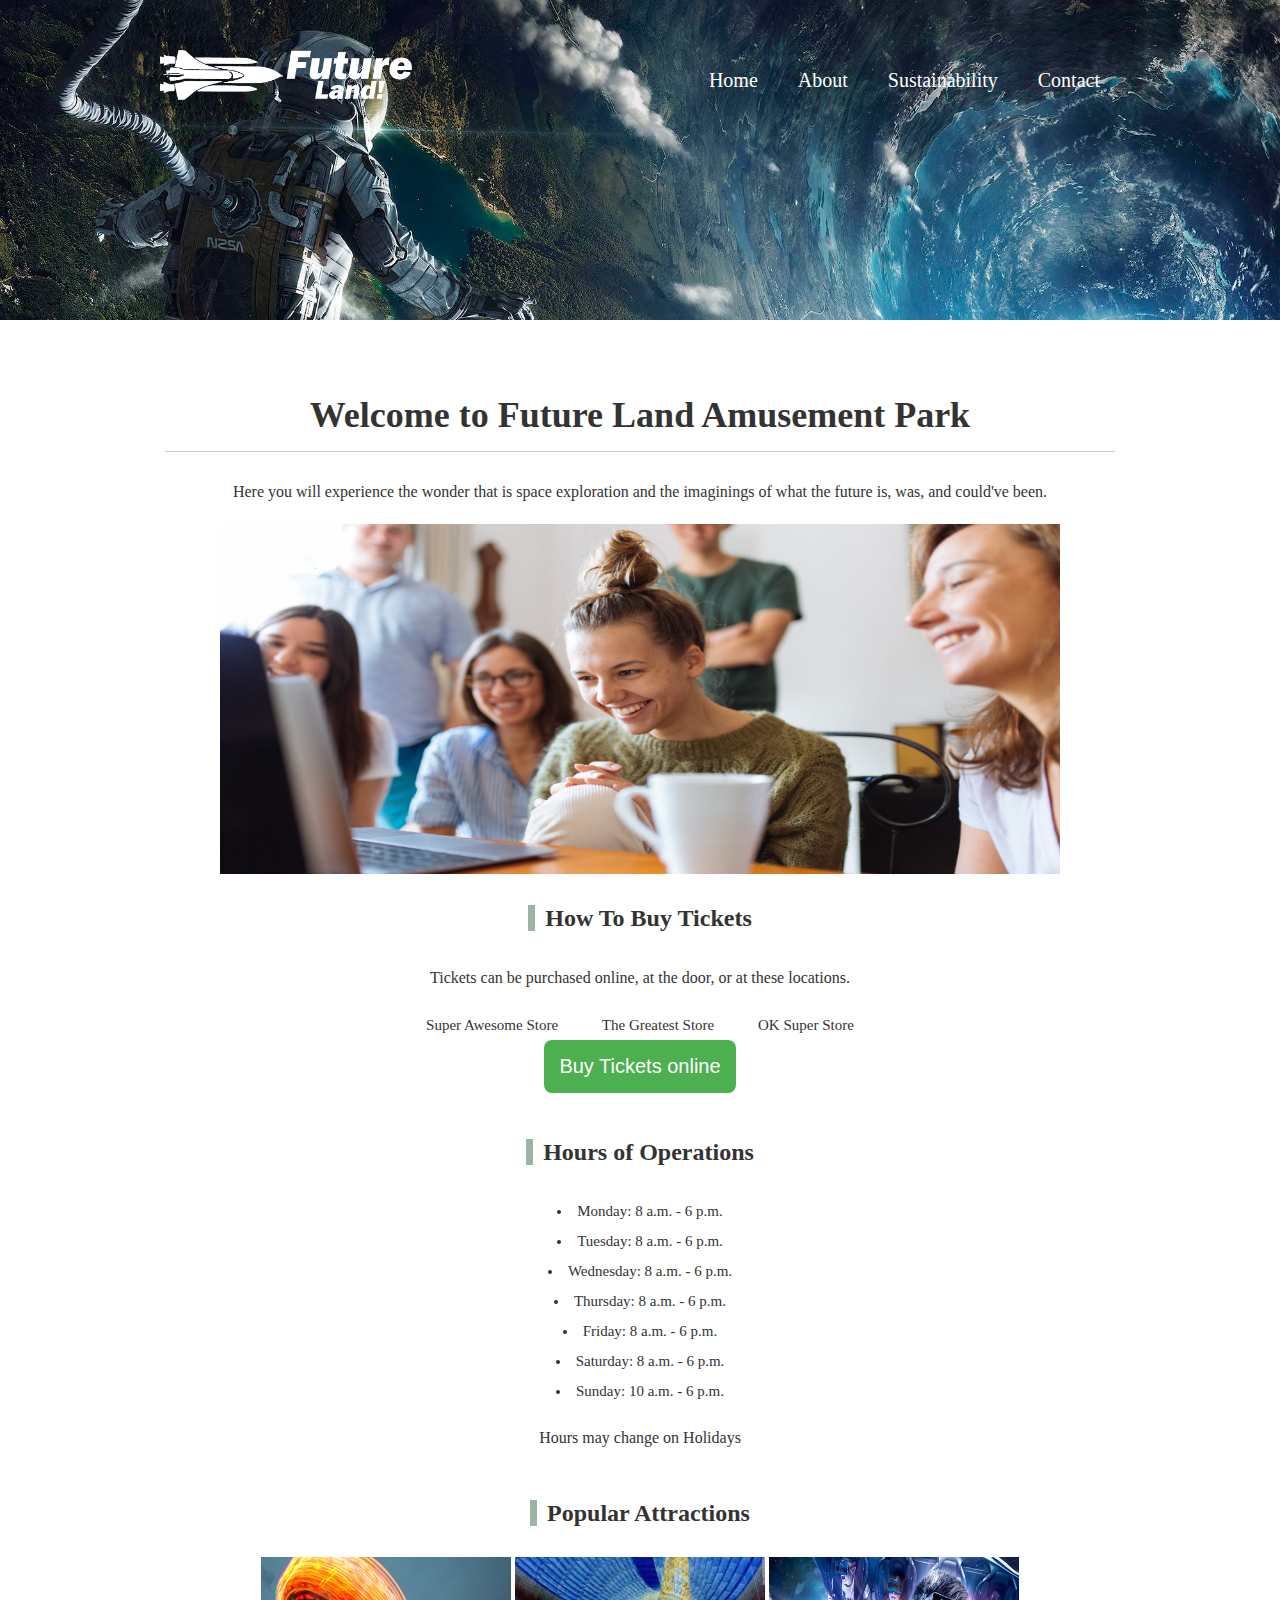
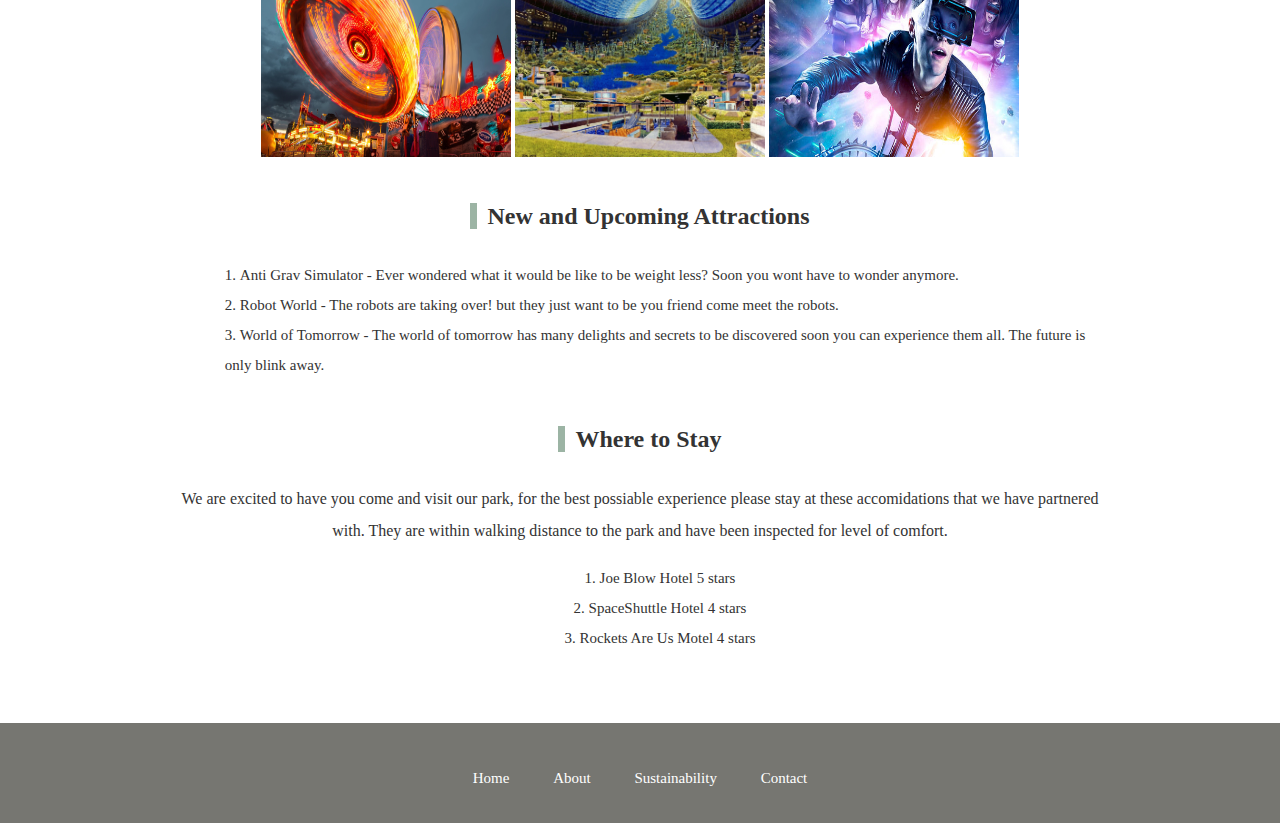
<file: index.html>
<!DOCTYPE html>
<html lang="en">

<head>
    <title>Homepage | Future Land!</title>
    <meta charset="utf-8">
    <meta name="description" content="Explore the exciting world of space, science and the future! Come to Future Land!">
    <meta name="author" content="Future Land Amusement Park">
    <meta name="viewport" content="width=device-width, initial-scale=1.0">
    <meta name="refresh" content="600">
    <meta name="keywords" content="Fun,science,space,rockets,future">
    <link rel="stylesheet" type="text/css" href="StyleSheet/style.css">
</head>

<body id="index">

    <!-- header start -->
    <header>
        <div class="logo">
            <a href="index.html"><img class="logo_size" src="img/logo.png" alt="logo"></a>
        </div>
        <nav>
            <ul class="global-nav">
                <li><a href="index.html">Home</a></li>
                <li><a href="about.html">About</a></li>
                <li><a href="sustainability.html">Sustainability</a>
                <li><a href="contact.html">Contact</a></li>
            </ul>
        </nav>
    </header>

    <!--Top of the page welcome message to visitors-->
    <div id="wrap">
        <div class="content">
            <div class="mainContent">
                <h1>
                    Welcome to Future Land Amusement Park
                </h1>
                <p>
                    Here you will experience the wonder that is space exploration and the imaginings of what the future is, was, and could've been.
                </p>

                <div class="moodMsg">
                    <img src="img/fun.jpeg" class="peopleFun" alt="people having fun">
                </div>

                <!--the section indicating how and where tickets can be purchased for the park-->
                <section class="buyTickets">
                    <h2 class="icon">How To Buy Tickets</h2>
                    <p>Tickets can be purchased online, at the door, or at these locations.</p>
                    <ul>
                        <li id="store1">Super Awesome Store</li>
                        <li id="store2">The Greatest Store</li>
                        <li id="store3">OK Super Store</li>
                    </ul>

                    <!--a button for purchasing tickets. only creates an alert that there are no tickets-->
                    <button type="button" class="btnBuy" onclick="alert('Sorry no tickets available at this time')">Buy Tickets online</button>
                </section>

                <!--a basic calender list for working hours of the park-->
                <section class="oHours">
                    <h2 class="icon">Hours of Operations</h2>
                    <ul>
                        <li id="monday">Monday: 8 a.m. - 6 p.m.</li>
                        <li id="Tuesday">Tuesday: 8 a.m. - 6 p.m.</li>
                        <li id="Wednesday">Wednesday: 8 a.m. - 6 p.m.</li>
                        <li id="Thursday">Thursday: 8 a.m. - 6 p.m.</li>
                        <li id="Friday">Friday: 8 a.m. - 6 p.m.</li>
                        <li id="Saturday">Saturday: 8 a.m. - 6 p.m.</li>
                        <li id="Sunday">Sunday: 10 a.m. - 6 p.m.</li>
                    </ul>
                    <p>Hours may change on Holidays</p>
                </section>

                <!--the section indicating the most popular attractions-->
                <section class="pAttractions">
                    <h2 class="icon">Popular Attractions</h2>
                    <div class="attractions">
                        <img src="img/blur.jpg" class="enlarge" alt="Gravatron ride spinning">
                        <img src="img/ringWorld.jpg" class="enlarge" alt="ring world space station">
                        <img src="img/vrSpace.jpg" class="enlarge" alt="V.R. spcae exploration">
                    </div>
                </section>

                <!--the section indicating new things coming-->
                <section class="newAttractions">
                    <h2 class="icon">New and Upcoming Attractions</h2>
                    <ol>
                        <li id="newAttraction1">Anti Grav Simulator - Ever wondered what it would be like to be weight less? Soon you wont have to wonder anymore.</li>
                        <li id="newAttraction2">Robot World - The robots are taking over! but they just want to be you friend come meet the robots.</li>
                        <li id="newAttraction3">World of Tomorrow - The world of tomorrow has many delights and secrets to be discovered soon you can experience them all. The future is only blink away.</li>
                    </ol>
                </section>

                <!--the sections discribing where to stay and a greeting explaining-->
                <section class="accomidations">
                    <h2 class="icon">Where to Stay</h2>
                    <p>We are excited to have you come and visit our park, for the best possiable experience please stay at these accomidations that we have partnered with. They are within walking distance to the park and have been inspected for level of comfort.</p>
                    <ol>
                        <li id="firstChoice">Joe Blow Hotel 5 stars</li>
                        <li id="secondChoice">SpaceShuttle Hotel 4 stars</li>
                        <li id="thirdChoice">Rockets Are Us Motel 4 stars</li>
                    </ol>
                </section>
            </div>
        </div>
    </div>

    <!--linking to the other pages-->
    <footer>
        <div id="fpLinks">
            <ul>
                <li><a href="index.html">Home</a></li>
                <li><a href="about.html">About</a></li>
                <li><a href="sustainability.html">Sustainability</a></li>
                <li><a href="contact.html">Contact</a></li>
            </ul>
        </div>

    </footer>

</body></html>
</file>
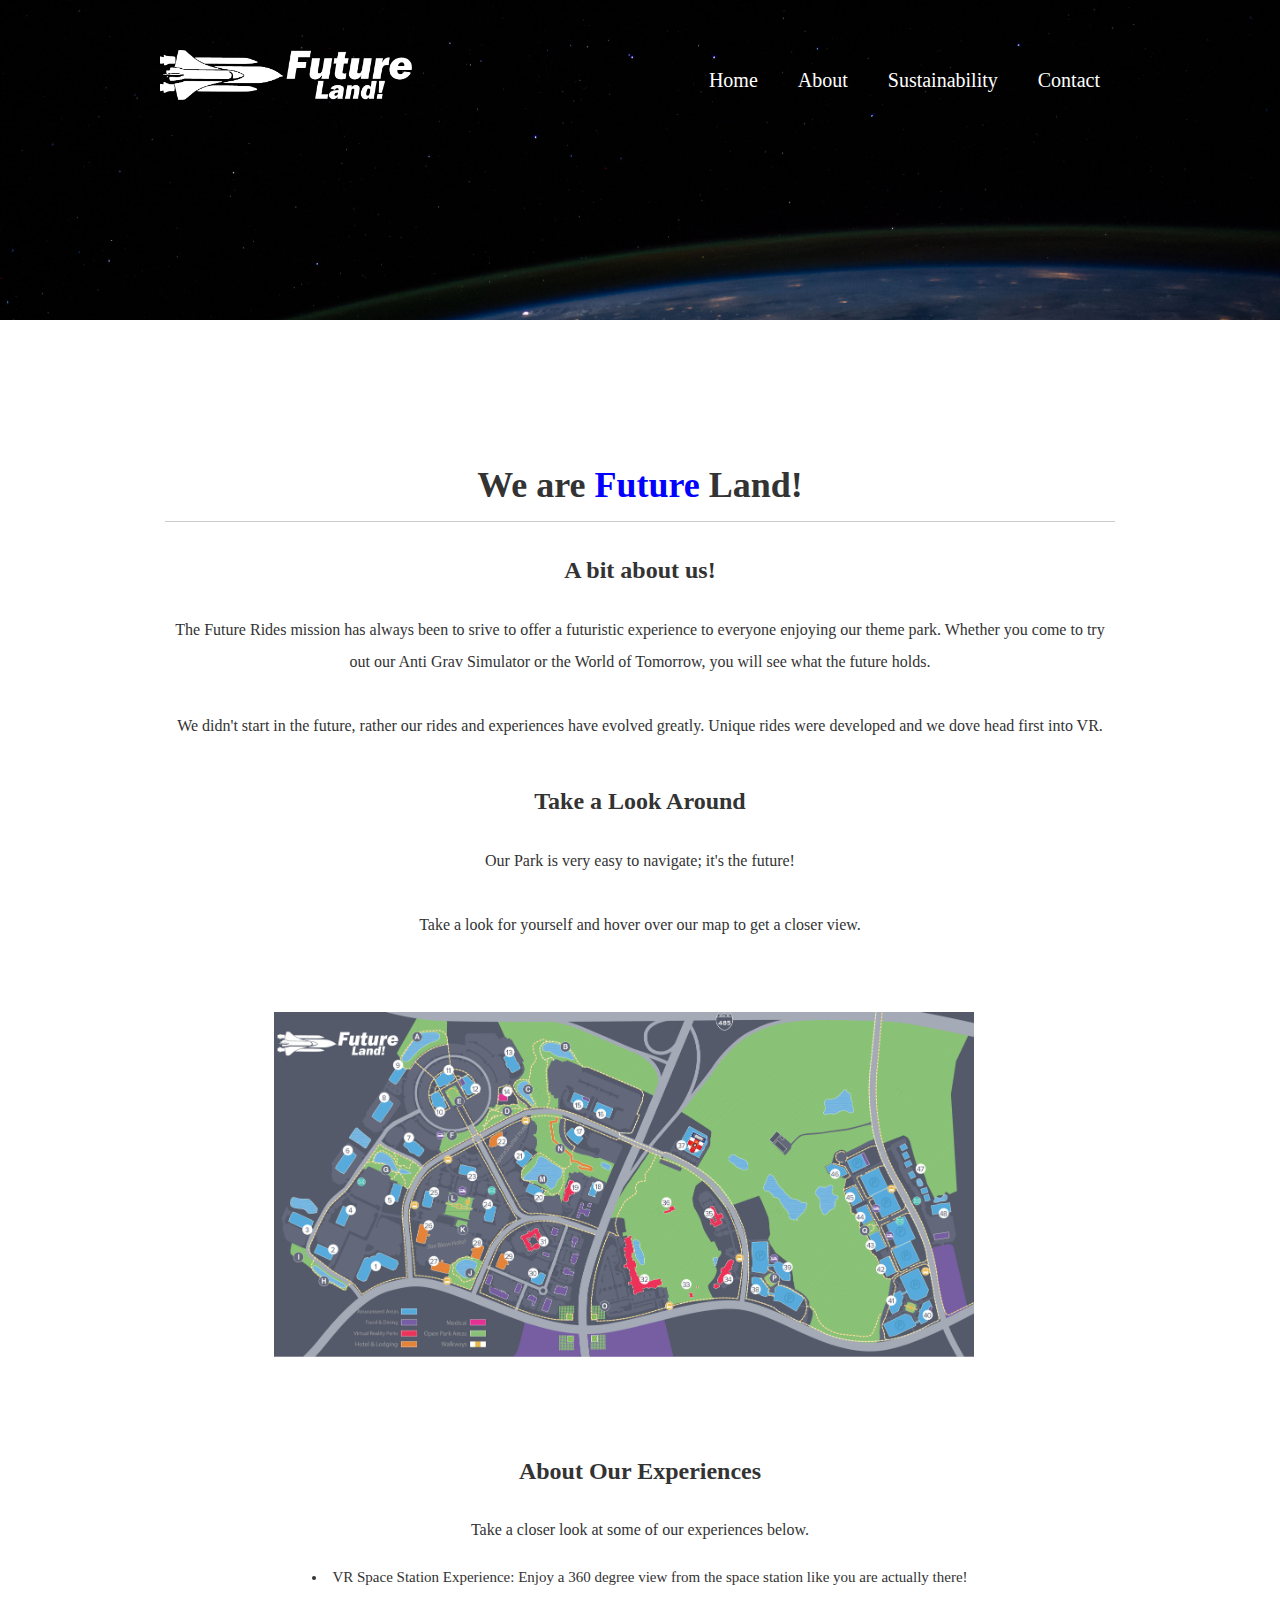
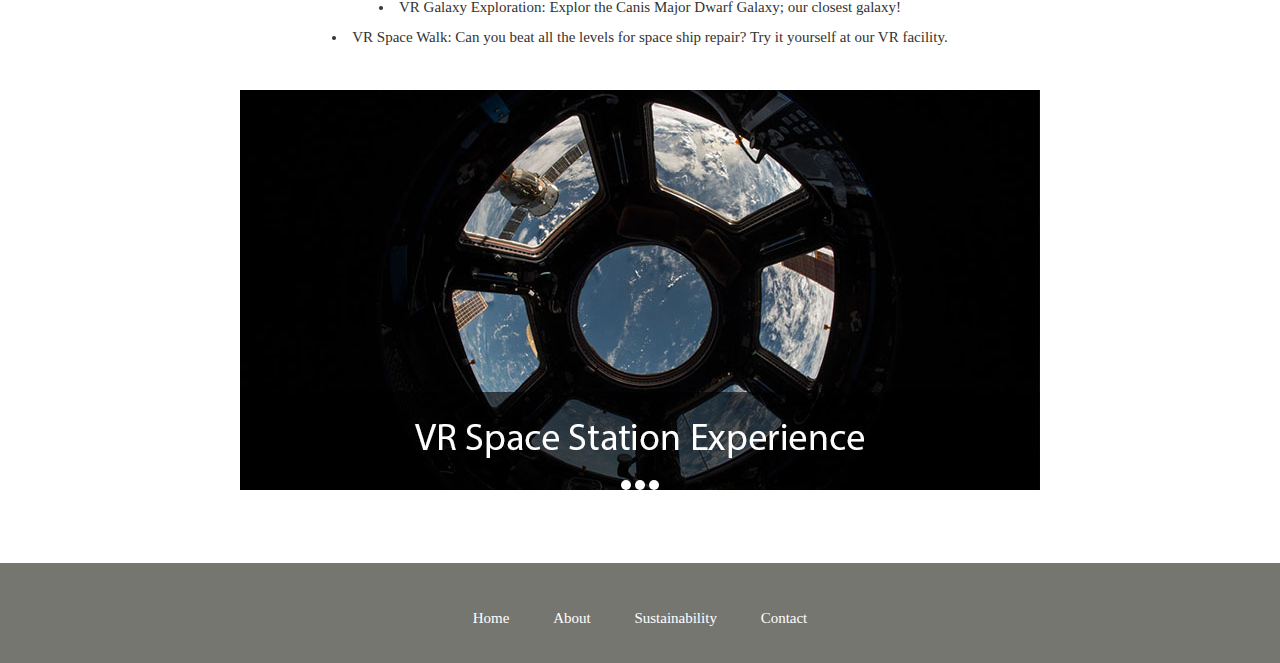
<file: about.html>
<!DOCTYPE html>
<html lang="en">

<!-- Meta data -->

<head>
    <title>Future Land | About</title>
    <meta charset="utf-8">
    <meta name="description" content="Explore the exciting world of space, science and the future! Come to Future Land">
    <meta name="author" content="Future Land Amusement Park">
    <meta name="viewport" content="width=device-width, initial-scale=1.0">
    <meta name="refresh" content="600">
    <meta name="keywords" content="Fun,science,space,rockets,future">
    <link rel="stylesheet" type="text/css" href="StyleSheet/style.css">
</head>

<body id="about">

    <!-- header start -->
    <header>
        <div class="logo">
            <a href="index.html"><img class="logo_size" src="img/logo.png" alt="logo"></a>
        </div>
        <nav>
            <ul class="global-nav">
                <li><a href="index.html">Home</a></li>
                <li><a href="about.html">About</a></li>
                <li><a href="sustainability.html">Sustainability</a>
                <li><a href="contact.html">Contact</a></li>
            </ul>
        </nav>
    </header>

    <!-- wrap start -->
    <div id="wrap" class="clearfix">
        <div class="content">
            <div class="mainContent">
                <section class="aboutWelcome">
                    <h1 class="welcomeGreeting">We are <span style="color:blue">Future</span> Land!</h1>
                    <h2 class="top">A bit about us!</h2>
                    <p>
                        The Future Rides mission has always been to srive to offer a futuristic experience to everyone enjoying our theme park. Whether you come to try out our Anti Grav Simulator or the World of Tomorrow, you will see what the future holds.

                        <br><br>

                        We didn't start in the future, rather our rides and experiences have evolved greatly. Unique rides were developed and we dove head first into VR.
                    </p>
                </section>

                <section class="fpWelcome">
                    <h2 class="top">Take a Look Around</h2>
                    <p>Our Park is very easy to navigate; it's the future!
                        <br><br>
                        Take a look for yourself and hover over our map to get a closer view.

                        <div class="ParkMapBoxModel">
                            <img id="parkMap" class="zoom" src="img/FutureLandsMap.jpg" alt="Future Lands Map">
                        </div>
                </section>
                <h2 class="top">About Our Experiences</h2>
                <p>Take a closer look at some of our experiences below.

                    <ul>
                        <li> VR Space Station Experience: Enjoy a 360 degree view from the space station like you are actually there!</li>
                        <li> VR Galaxy Exploration: Explor the Canis Major Dwarf Galaxy; our closest galaxy!</li>
                        <li> VR Space Walk: Can you beat all the levels for space ship repair? Try it yourself at our VR facility.</li>
                    </ul>

                    <div class="slider-holder">
                        <span id="slider-image-1"></span>
                        <span id="slider-image-2"></span>
                        <span id="slider-image-3"></span>
                        <div class="image-holder">
                            <img src="img/PhotoSlide-1-Vr-Space-Station-Exp.jpg" class="slider-image" alt="Vr-Space-Station-Exp" />
                            <img src="img/PhotoSlide-2-Galaxy-Exp.jpg" class="slider-image" alt="Galaxy-Exp" />
                            <img src="img/PhotoSlide-3-Space-Walk-Exp.jpg" class="slider-image" alt="Space-Walk-Exp" />
                        </div>
                        <div class="button-holder">
                            <a href="#slider-image-1" class="slider-change"></a>
                            <a href="#slider-image-2" class="slider-change"></a>
                            <a href="#slider-image-3" class="slider-change"></a>
                        </div>
                    </div>

            </div>
        </div>
    </div>

    <!--linking to the other pages-->
    <footer>
        <div id="fpLinks">
            <ul>
                <li><a href="index.html">Home</a></li>
                <li><a href="about.html">About</a></li>
                <li><a href="sustainability.html">Sustainability</a></li>
                <li><a href="contact.html">Contact</a></li>
            </ul>
        </div>

    </footer>

</body>

</html>
</file>
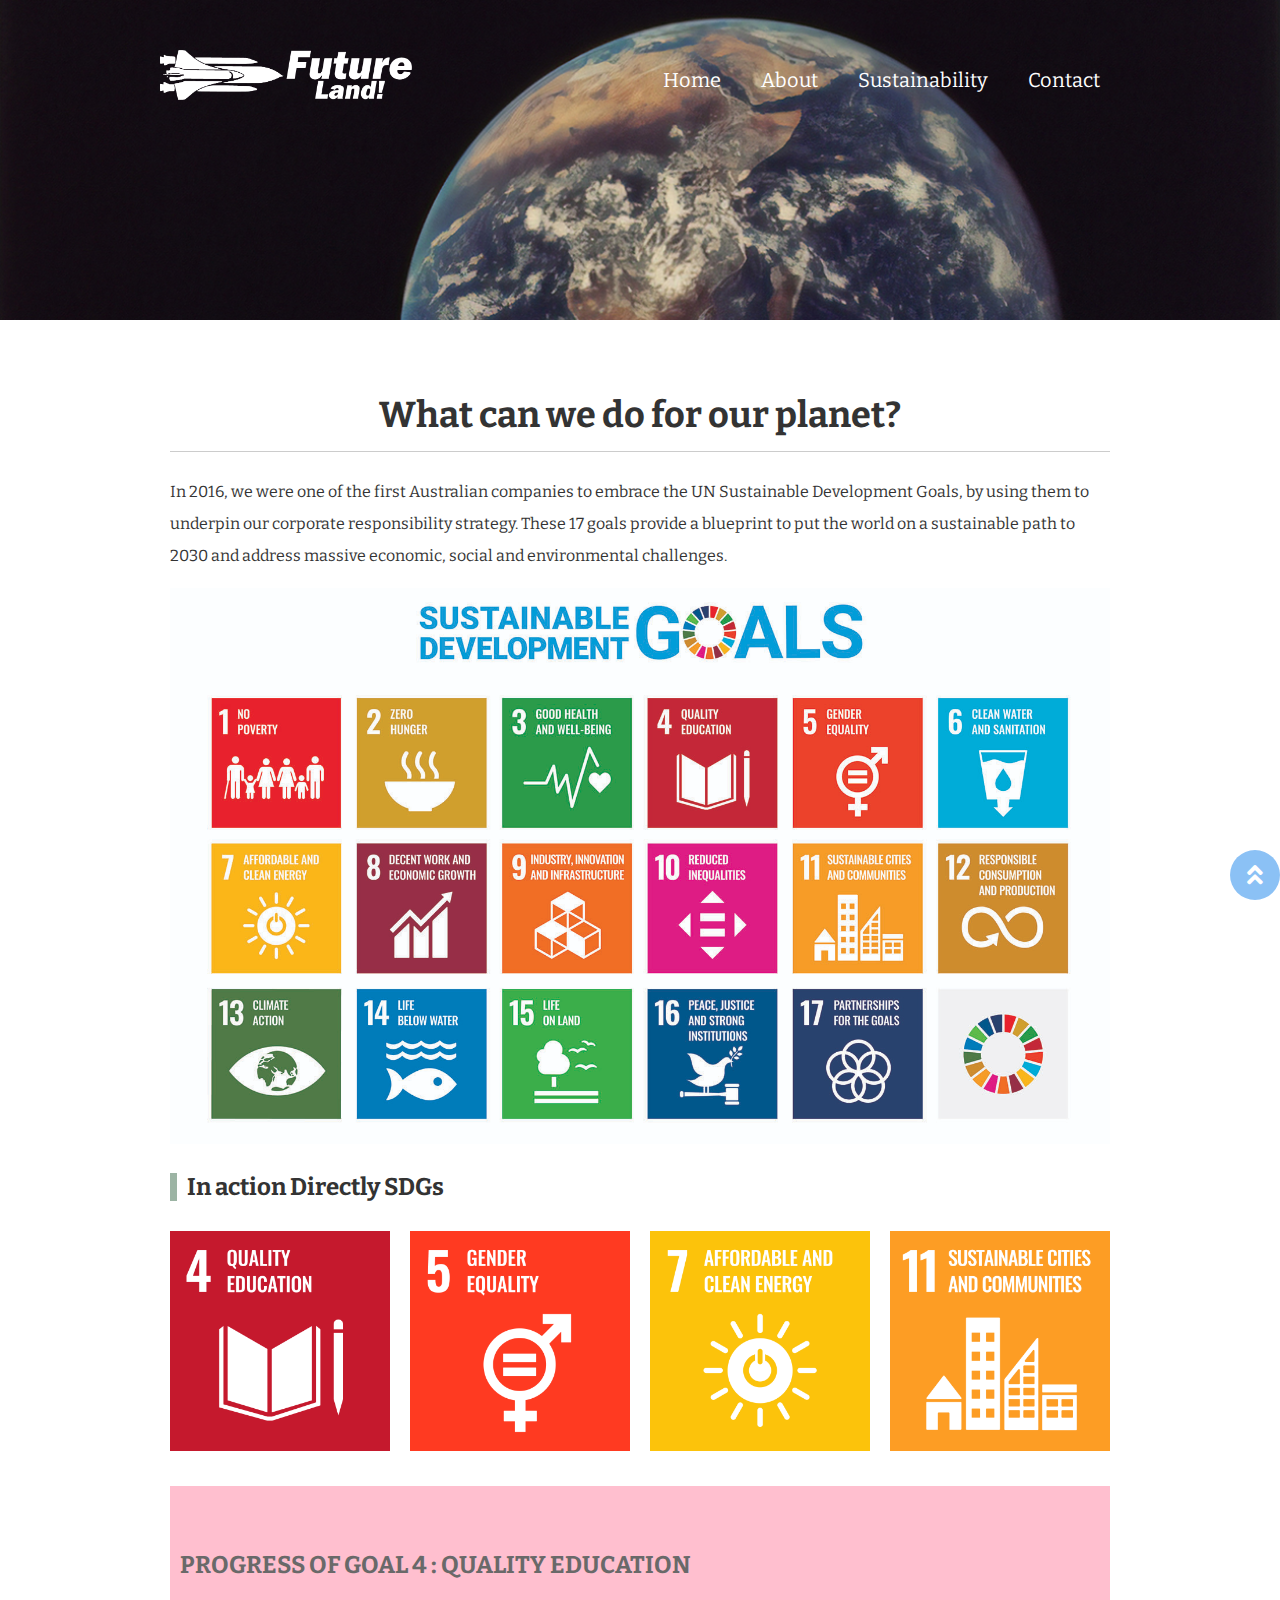
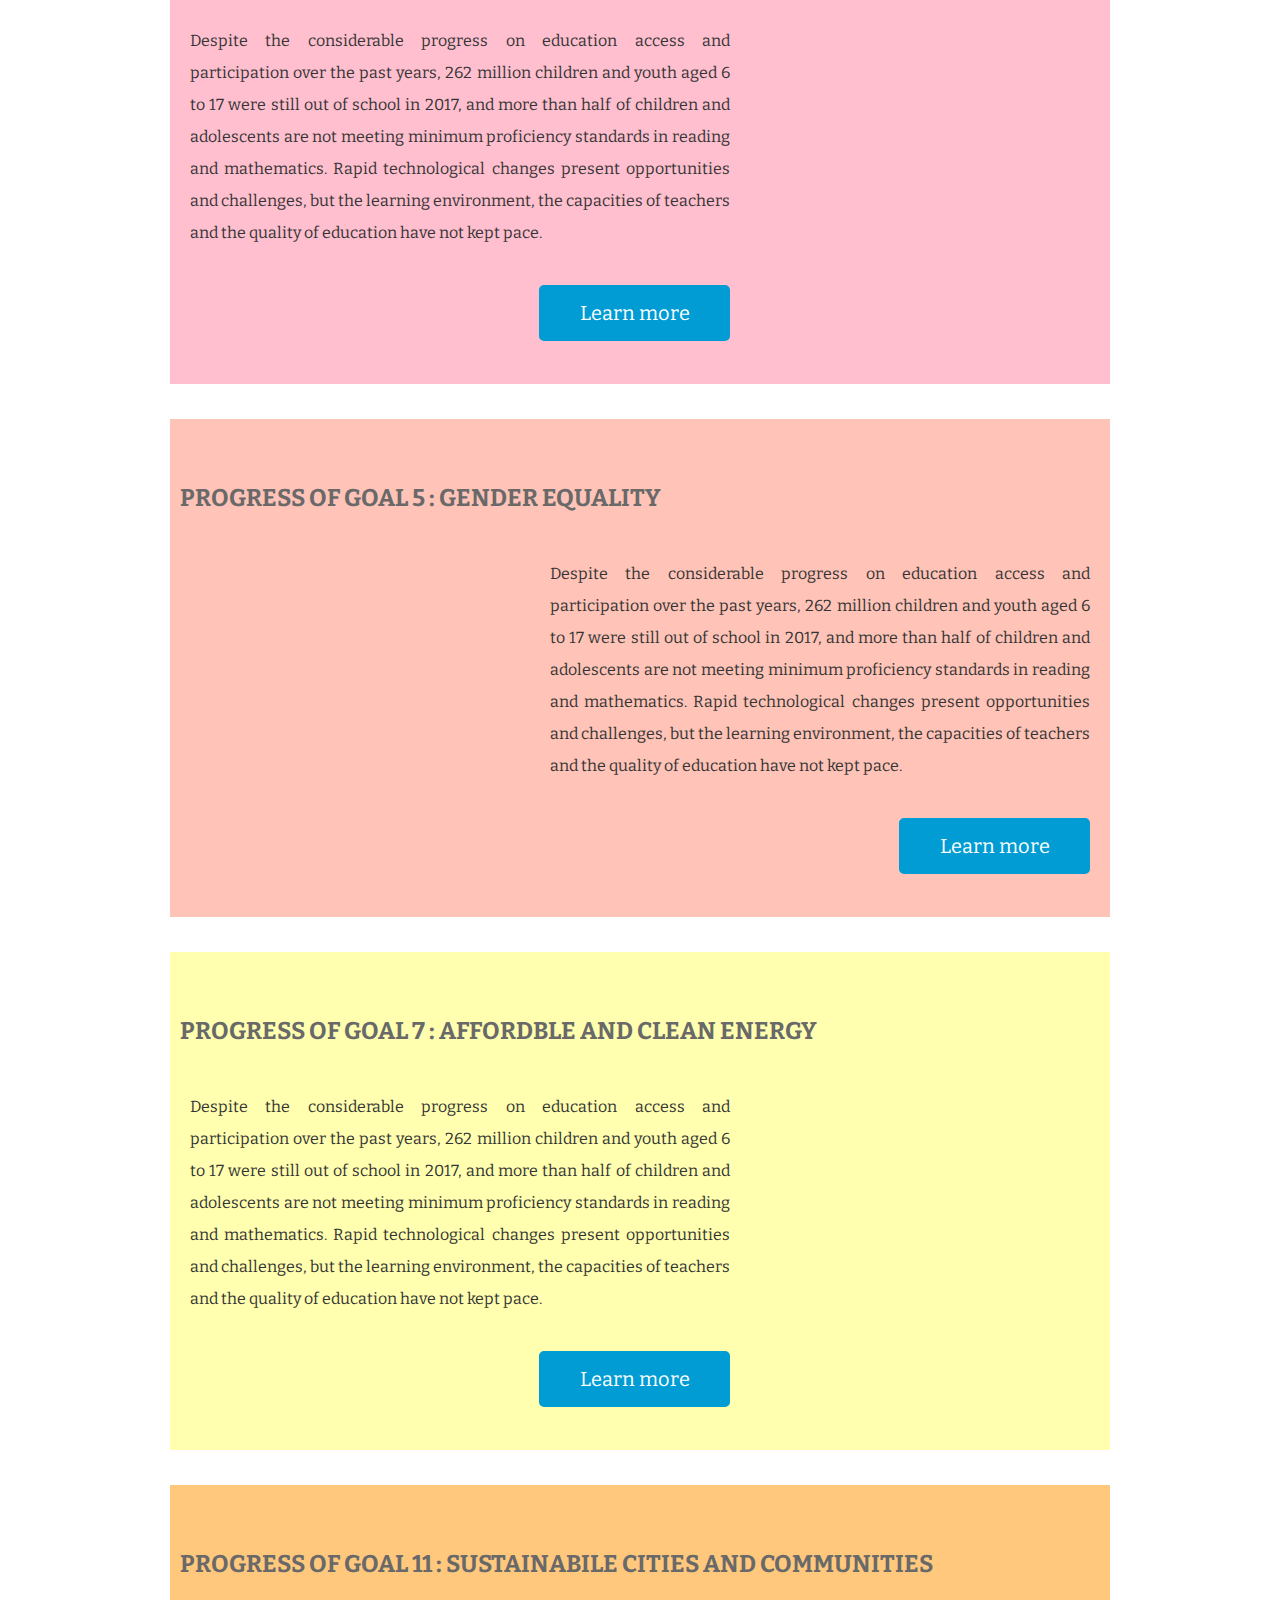
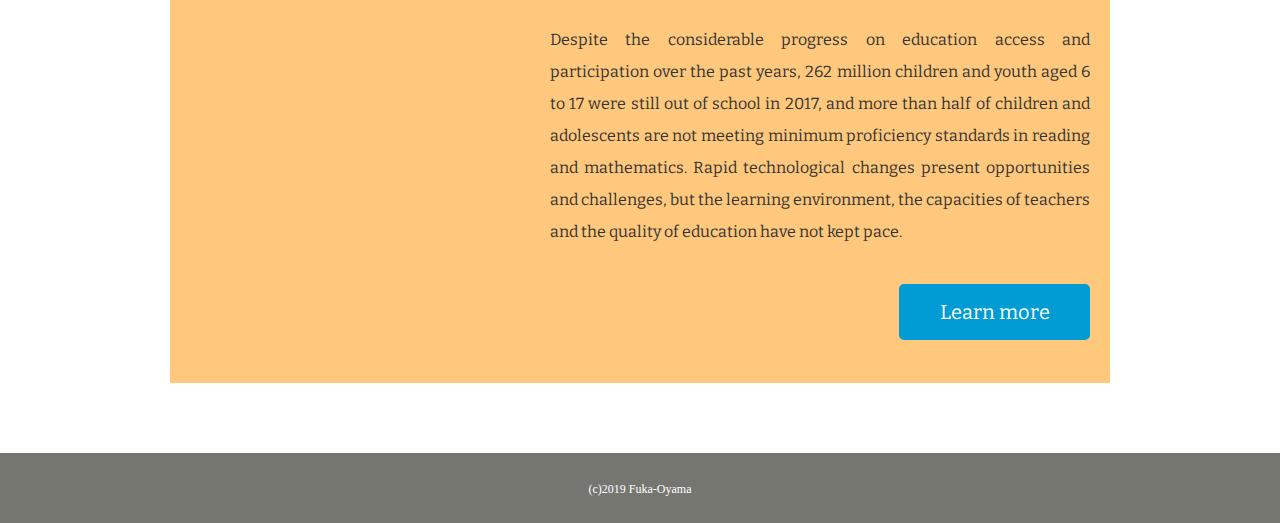
<file: page3.html>
<!DOCTYPE html>
<html lang="en">

<head>
    <meta charset="UTF-8">
    <meta name="viewport" content="width=device-width, initial-scale=1.0">
    <meta http-equiv="X-UA-Compatible" content="ie=edge">
    <title>Future land! | Sustainability</title>
    <link href="https://fonts.googleapis.com/css?family=Bitter" rel="stylesheet">
    <link rel="stylesheet" href="StyleSheet/style.css">
    <link rel="stylesheet" href="https://use.fontawesome.com/releases/v5.6.4/css/all.css">
    <script src="https://ajax.googleapis.com/ajax/libs/jquery/3.3.1/jquery.min.js"></script>
    <script src="js/script.js"></script>
</head>

<body id="page3">

    <!-- header start -->
    <header>
        <div class="logo">
            <a href="index.html"><img class="logo_size" src="img/logo.png" alt="logo"></a>
        </div>
        <nav>
            <ul class="global-nav">
                <li><a href="index.html">Home</a></li>
                <li><a href="about.html">About</a></li>
                <li><a href="page3.html">Sustainability</a></li>
                <li><a href="contact.html">Contact</a></li>
            </ul>
        </nav>
    </header>

    <!-- wrap start -->
    <div id="wrap" class="clearfix">
        <div class="content">
            <div class="main-center">
                <h1 class="top">What can we do for our planet?</h1>
                <p>In 2016, we were one of the first Australian companies to embrace the UN Sustainable Development Goals, by using them to underpin our corporate responsibility strategy. These 17 goals provide a blueprint to put the world on a sustainable path to 2030 and address massive economic, social and environmental challenges.</p>
                <img class="SDGs_main" src="img/SDGs.jpg" alt="SDGs">
                <section class="center">
                    <h2 class="icon">
                        In action Directly SDGs</h2>
                    <div class="center">
                        <ul class="clearfix collection-list">
                            <li><a href="#goal04"><img class="SDGs" src="img/E-WEB-Goal-04.png" alt="SDGs04"></a></li>
                            <li><a href="#goal05"><img class="SDGs" src="img/E-WEB-Goal-05.png" alt="SDGs05"></a></li>
                            <li><a href="#goal07"><img class="SDGs" src="img/E-WEB-Goal-07.png" alt="SDGs07"></a></li>
                            <li><a href="#goal11"><img class="SDGs" src="img/E-WEB-Goal-11.png" alt="SDGs11"></a></li>
                        </ul>
                    </div>
                </section>
                <section id="goal04" class="clearfix">
                    <h2 class="goals">PROGRESS OF GOAL 4 : QUALITY EDUCATION</h2>
                    <div class="goals-txt-odd">
                        <p>Despite the considerable progress on education access and participation over the past years, 262 million children and youth aged 6 to 17 were still out of school in 2017, and more than half of children and adolescents are not meeting minimum proficiency standards in reading and mathematics. Rapid technological changes present opportunities and challenges, but the learning environment, the capacities of teachers and the quality of education have not kept pace.
                        </p>
                        <p class="btn"><a href="https://sustainabledevelopment.un.org/sdg4">Learn more</a></p>
                    </div>
                    <div class="slide">
                        <img src="img/img01_04.jpg" alt="SDGs04">
                        <img src="img/img02_04.jpg" alt="SDGs04">
                        <img src="img/img03_04.jpg" alt="SDGs04">
                    </div>
                </section>
                <section id="goal05" class="clearfix">
                    <h2 class="goals">PROGRESS OF GOAL 5 : GENDER EQUALITY</h2>
                    <div class="goals-txt-even">
                        <p>Despite the considerable progress on education access and participation over the past years, 262 million children and youth aged 6 to 17 were still out of school in 2017, and more than half of children and adolescents are not meeting minimum proficiency standards in reading and mathematics. Rapid technological changes present opportunities and challenges, but the learning environment, the capacities of teachers and the quality of education have not kept pace.
                        </p>
                        <p class="btn"><a href="https://sustainabledevelopment.un.org/sdg5">Learn more</a></p>
                    </div>
                    <div class="slide">
                        <img src="img/img01_05.jpg" alt="SDGs05">
                        <img src="img/img02_05.jpg" alt="SDGs05">
                        <img src="img/img03_05.jpg" alt="SDGs05">
                    </div>
                </section>
                <section id="goal07" class="clearfix">
                    <h2 class="goals">PROGRESS OF GOAL 7 : AFFORDBLE AND CLEAN ENERGY</h2>
                    <div class="goals-txt-odd">
                        <p>Despite the considerable progress on education access and participation over the past years, 262 million children and youth aged 6 to 17 were still out of school in 2017, and more than half of children and adolescents are not meeting minimum proficiency standards in reading and mathematics. Rapid technological changes present opportunities and challenges, but the learning environment, the capacities of teachers and the quality of education have not kept pace.
                        </p>
                        <p class="btn"><a href="https://sustainabledevelopment.un.org/sdg7">Learn more</a></p>
                    </div>
                    <div class="slide">
                        <img src="img/img01_07.jpg" alt="SDGs07">
                        <img src="img/img02_07.jpg" alt="SDGs07">
                        <img src="img/img03_07.jpg" alt="SDGs07">
                    </div>
                </section>
                <section id="goal11" class="clearfix">
                    <h2 class="goals">PROGRESS OF GOAL 11 : SUSTAINABILE CITIES AND COMMUNITIES</h2>
                    <div class="goals-txt-even">
                        <p>Despite the considerable progress on education access and participation over the past years, 262 million children and youth aged 6 to 17 were still out of school in 2017, and more than half of children and adolescents are not meeting minimum proficiency standards in reading and mathematics. Rapid technological changes present opportunities and challenges, but the learning environment, the capacities of teachers and the quality of education have not kept pace.
                        </p>
                        <p class="btn"><a href="https://sustainabledevelopment.un.org/sdg4">Learn more</a></p>
                    </div>
                    <div class="slide">
                        <img src="img/img01_04.jpg" alt="SDGs04">
                        <img src="img/img01_04.jpg" alt="SDGs04">
                        <img src="img/img01_04.jpg" alt="SDGs04">
                    </div>
                </section>
            </div>
        </div>
    </div>
    <div id="page_top"><a href="#"></a></div>

    <!-- footer start -->
    <footer>
        <small>(c)2019 Fuka-Oyama</small>
    </footer>
</body></html>
</file>
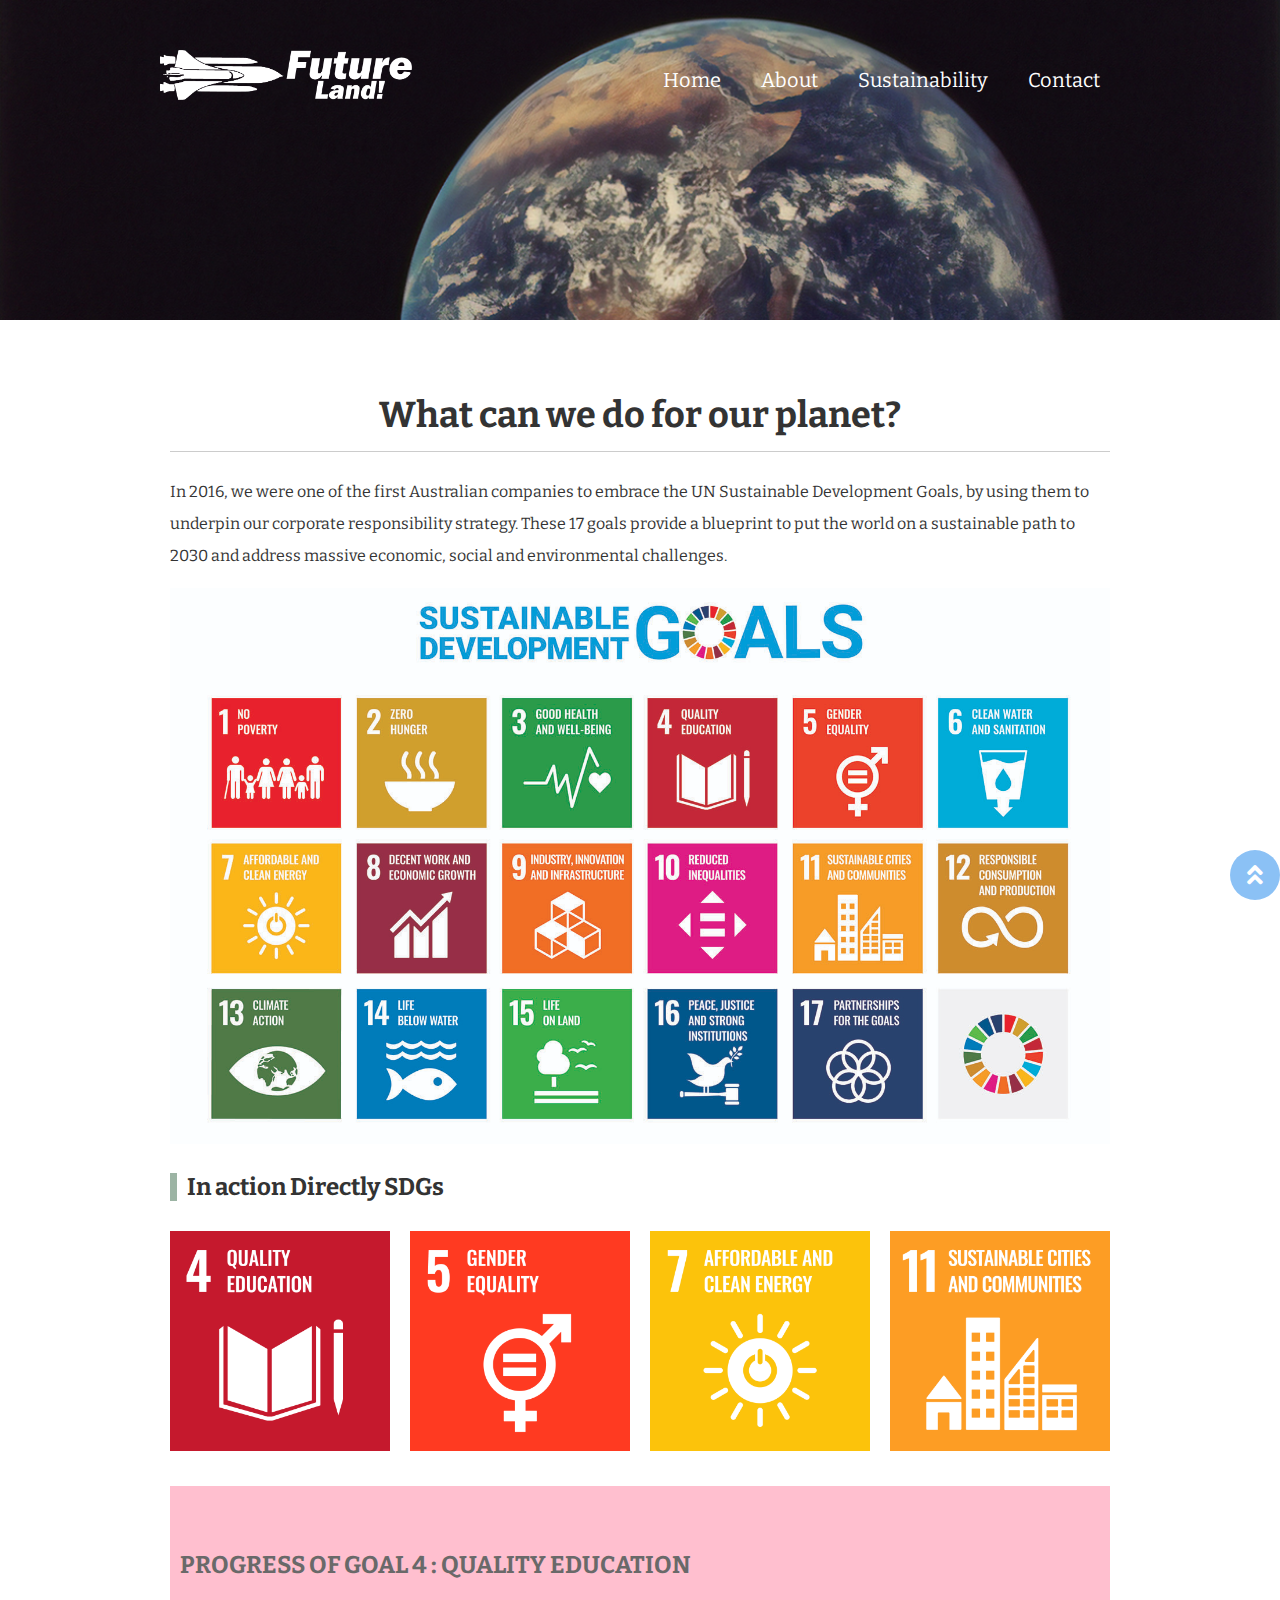
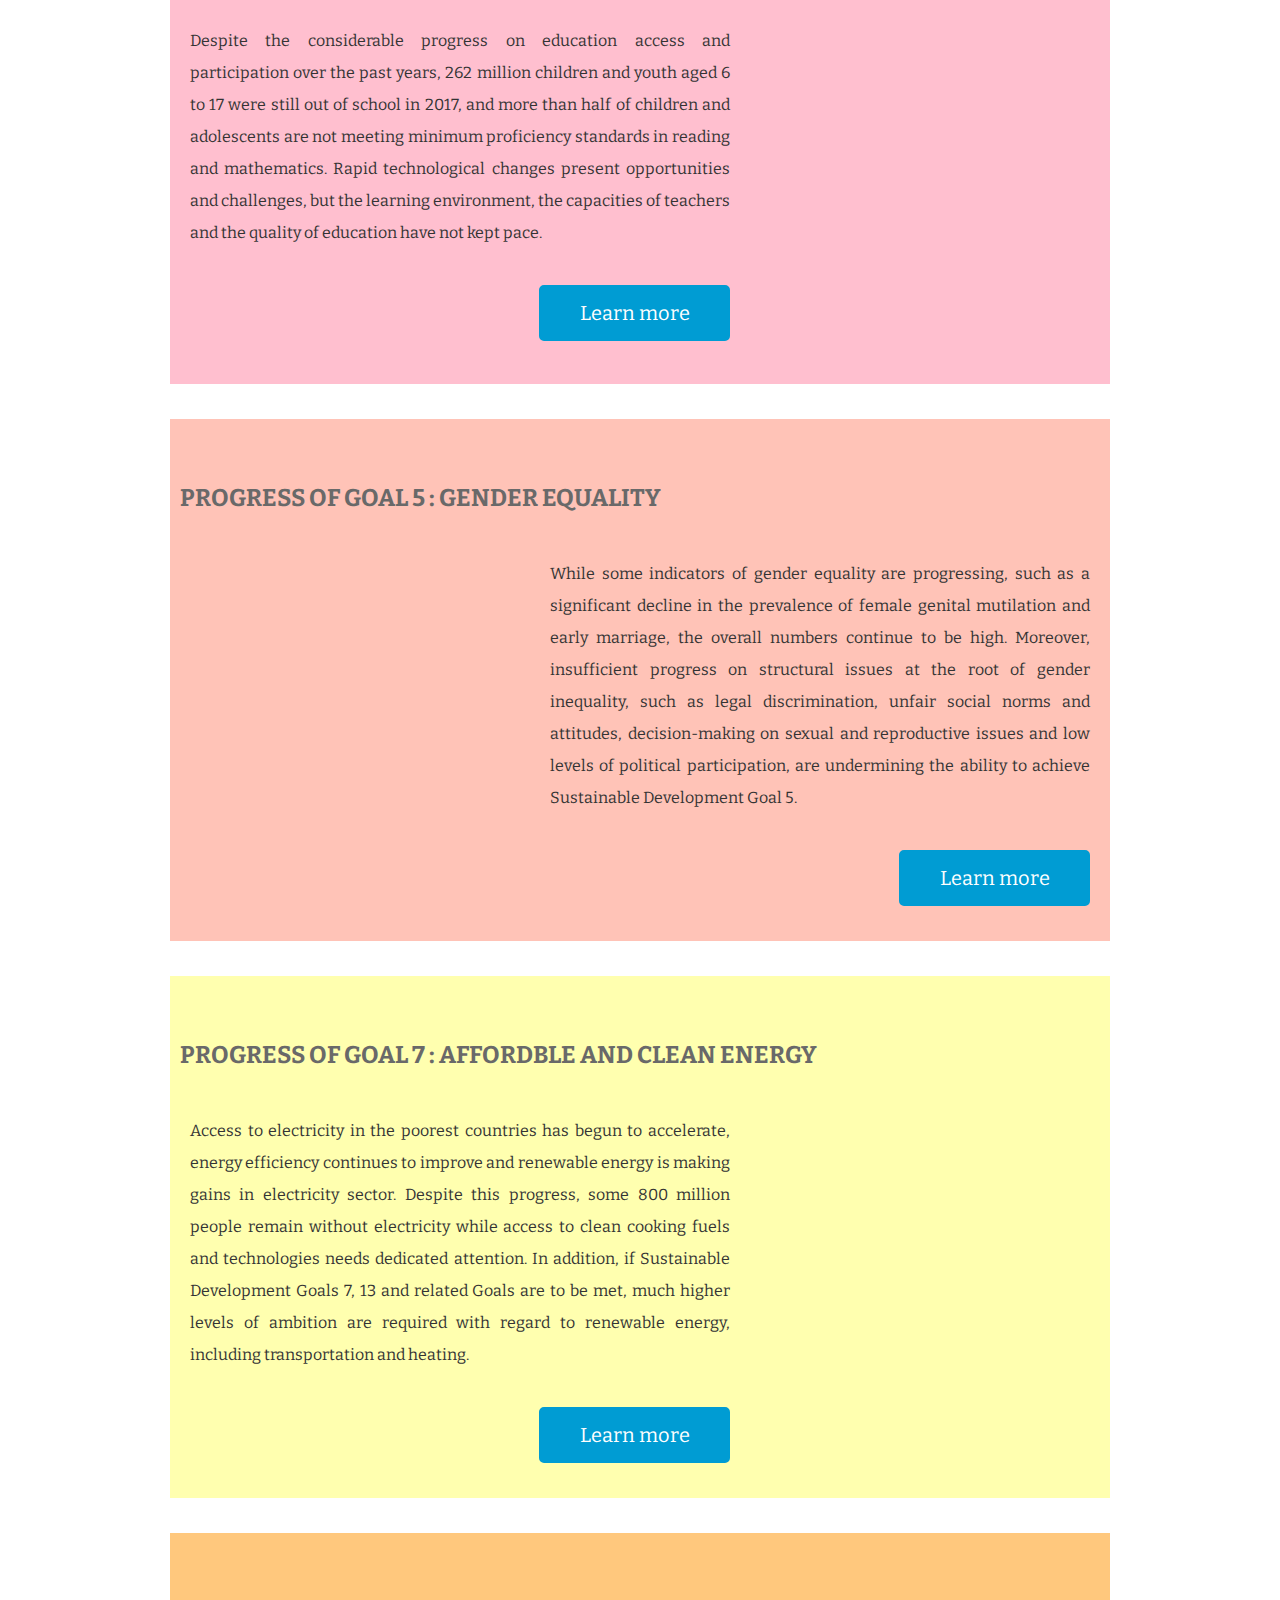
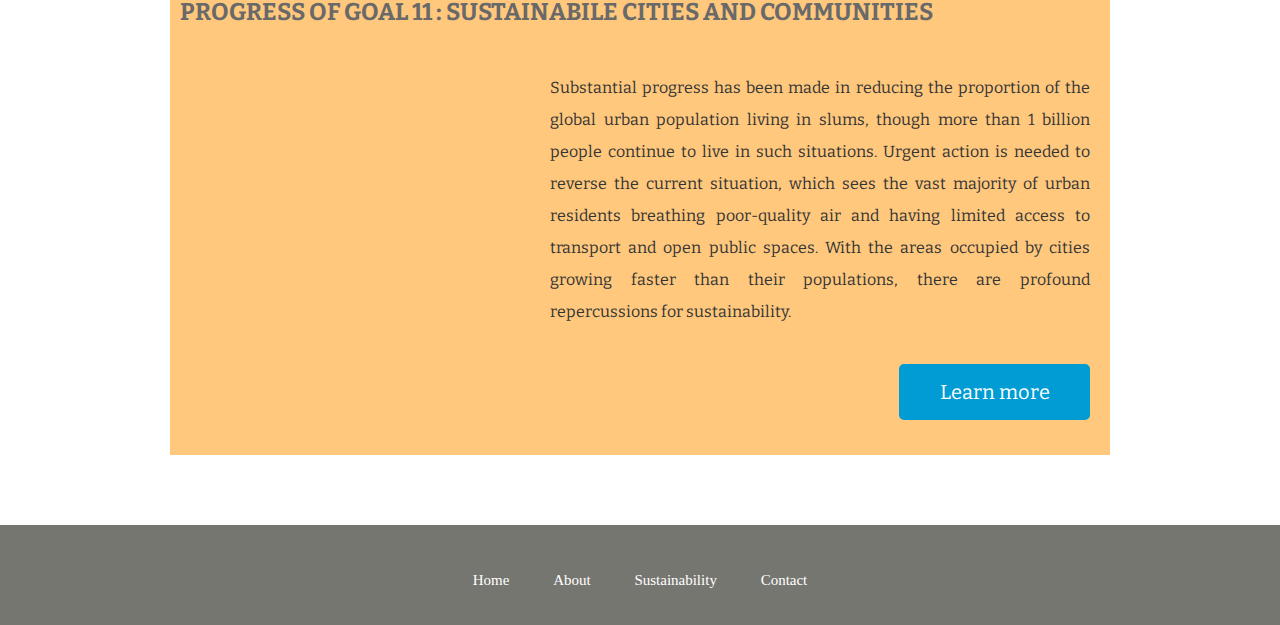
<file: sustainability.html>
<!DOCTYPE html>
<html lang="en">

<head>
    <meta charset="UTF-8">
    <meta name="viewport" content="width=device-width, initial-scale=1.0">
    <meta name="refresh" content="600">
    <meta name="keywords" content="Fun,science,space,rockets,future">
    <meta http-equiv="X-UA-Compatible" content="ie=edge">
    <title>Future land! | Sustainability</title>
    <link href="https://fonts.googleapis.com/css?family=Bitter" rel="stylesheet">
    <link rel="stylesheet" href="StyleSheet/style.css">
    <link rel="stylesheet" href="https://use.fontawesome.com/releases/v5.6.4/css/all.css">
    <script src="https://ajax.googleapis.com/ajax/libs/jquery/3.3.1/jquery.min.js"></script>
    <script src="js/script.js"></script>
</head>

<body id="page3">

    <!-- header start -->
    <header>
        <div class="logo">
            <a href="index.html"><img class="logo_size" src="img/logo.png" alt="logo"></a>
        </div>
        <nav>
            <ul class="global-nav">
                <li><a href="index.html">Home</a></li>
                <li><a href="about.html">About</a></li>
                <li><a href="sustainability.html">Sustainability</a>
                <li><a href="contact.html">Contact</a></li>
            </ul>
        </nav>
    </header>
    
    <!-- wrap start -->
    <div id="wrap" class="clearfix">
        <div class="content">
            <div class="main-center">
                <h1 class="top">What can we do for our planet?</h1>
                <p>In 2016, we were one of the first Australian companies to embrace the UN Sustainable Development Goals, by using them to underpin our corporate responsibility strategy. These 17 goals provide a blueprint to put the world on a sustainable path to 2030 and address massive economic, social and environmental challenges.</p>
                <img class="SDGs_main" 
                     srcset="img/SDGs.jpg 320w,
                             img/SDGs.jpg 480w,
                             img/SDGs.jpg 800w"
                     sizes="(max-width: 320px) 280px,
                            (max-width: 480px) 440px,
                            800px"
                     src="img/SDGs.jpg"
                     alt="SDGs">
                <section class="center">
                    <h2 class="icon">
                        In action Directly SDGs</h2>
                    <div class="center">
                        <ul class="clearfix collection-list">
                            <li><a href="#goal04"><img class="SDGs" src="img/E-WEB-Goal-04.png" alt="SDGs04"></a></li>
                            <li><a href="#goal05"><img class="SDGs" src="img/E-WEB-Goal-05.png" alt="SDGs05"></a></li>
                            <li><a href="#goal07"><img class="SDGs" src="img/E-WEB-Goal-07.png" alt="SDGs07"></a></li>
                            <li><a href="#goal11"><img class="SDGs" src="img/E-WEB-Goal-11.png" alt="SDGs11"></a></li>
                        </ul>
                    </div>
                </section>
                <section id="goal04" class="clearfix">
                    <h2 class="goals">PROGRESS OF GOAL 4 : QUALITY EDUCATION</h2>
                    <div class="goals-txt-odd">
                        <p>Despite the considerable progress on education access and participation over the past years, 262 million children and youth aged 6 to 17 were still out of school in 2017, and more than half of children and adolescents are not meeting minimum proficiency standards in reading and mathematics. Rapid technological changes present opportunities and challenges, but the learning environment, the capacities of teachers and the quality of education have not kept pace.
                        </p>
                        <p class="btn"><a href="https://sustainabledevelopment.un.org/sdg4">Learn more</a></p>
                    </div>
                    <div class="slide">
                        <img src="img/img01_04.jpg" alt="SDGs04">
                        <img src="img/img02_04.jpg" alt="SDGs04">
                        <img src="img/img03_04.jpg" alt="SDGs04">
                    </div>
                </section>
                <section id="goal05" class="clearfix">
                    <h2 class="goals">PROGRESS OF GOAL 5 : GENDER EQUALITY</h2>
                    <div class="goals-txt-even">
                        <p>While some indicators of gender equality are progressing, such as a significant decline in the prevalence of female genital mutilation and early marriage, the overall numbers continue to be high. Moreover, insufficient progress on structural issues at the root of gender inequality, such as legal discrimination, unfair social norms and attitudes, decision-making on sexual and reproductive issues and low levels of political participation, are undermining the ability to achieve Sustainable Development Goal 5.
                        </p>
                        <p class="btn"><a href="https://sustainabledevelopment.un.org/sdg5">Learn more</a></p>
                    </div>
                    <div class="slide">
                        <img src="img/img01_05.jpg" alt="SDGs05">
                        <img src="img/img02_05.jpg" alt="SDGs05">
                        <img src="img/img03_05.jpg" alt="SDGs05">
                    </div>
                </section>
                <section id="goal07" class="clearfix">
                    <h2 class="goals">PROGRESS OF GOAL 7 : AFFORDBLE AND CLEAN ENERGY</h2>
                    <div class="goals-txt-odd">
                        <p>Access to electricity in the poorest countries has begun to accelerate, energy efficiency continues to improve and renewable energy is making gains in electricity sector. Despite this progress, some 800 million people remain without electricity while access to clean cooking fuels and technologies needs dedicated attention. In addition, if Sustainable Development Goals 7, 13 and related Goals are to be met, much higher levels of ambition are required with regard to renewable energy, including transportation and heating.
                        </p>
                        <p class="btn"><a href="https://sustainabledevelopment.un.org/sdg7">Learn more</a></p>
                    </div>
                    <div class="slide">
                        <img src="img/img01_07.jpg" alt="SDGs07">
                        <img src="img/img02_07.jpg" alt="SDGs07">
                        <img src="img/img03_07.jpg" alt="SDGs07">
                    </div>
                </section>
                <section id="goal11" class="clearfix">
                    <h2 class="goals">PROGRESS OF GOAL 11 : SUSTAINABILE CITIES AND COMMUNITIES</h2>
                    <div class="goals-txt-even">
                        <p>Substantial progress has been made in reducing the proportion of the global urban population living in slums, though more than 1 billion people continue to live in such situations. Urgent action is needed to reverse the current situation, which sees the vast majority of urban residents breathing poor-quality air and having limited access to transport and open public spaces. With the areas occupied by cities growing faster than their populations, there are profound repercussions for sustainability.
                        </p>
                        <p class="btn"><a href="https://sustainabledevelopment.un.org/sdg11">Learn more</a></p>
                    </div>
                    <div class="slide">
                        <img src="img/img01_11.jpg" alt="SDGs04">
                        <img src="img/img02_11.jpg" alt="SDGs04">
                        <img src="img/img03_11.jpg" alt="SDGs04">
                    </div>
                </section>
            </div>
        </div>
    </div>
    <div id="page_top"><a href="#"></a></div>

    <!--linking to the other pages-->
    <footer>
        <div id="fpLinks">
            <ul>
                <li><a href="index.html">Home</a></li>
                <li><a href="about.html">About</a></li>
                <li><a href="sustainability.html">Sustainability</a></li>
                <li><a href="contact.html">Contact</a></li>
            </ul>
        </div>
    </footer>

</body></html>
</file>
<file: StyleSheet/style.css>
/*------GLOBAL CSS BEGIN-----*/

/*FONTS*/

h1 {
    font-family: 'Bitter', serif;
    font-size: 36px;
    border-bottom: 1px solid #CCCCCC;
}

h2 {
    font-family: 'Bitter', serif;
    font-size: 24px;
}

p {
    font-family: 'Bitter', serif;
    font-size: 16px;
}

/*Global Page Headers */

#about {
    background-image: url(../img/aboutImageHeader.jpg);
    background-repeat: no-repeat;
    background-position: center top;
    background-attachment: fixed;
    background-size: 100% auto;
}

#index {
    background-image: url(../img/bg-index.jpg);
    background-repeat: no-repeat;
    background-position: center top;
    background-attachment: fixed;
    background-size: 100% auto;
}

/*Global Body CSS */
body {
    margin: 0;
    padding: 0;
    background-color: #cccccc;
    color: #333333;
    font-size: 15px;
    line-height: 2;
}

.main-center {
    width: 940px;
    margin: 0 auto;
}

#wrap {
    clear: both;
    background-color: white;
    margin-top: 220px;
    padding: 35px 0;
}

section {
    margin-bottom: 35px;
}

.clearfix:after {
    content: "";
    display: block;
    clear: both;
}

/*page top button*/
#page_top {
    width: 50px;
    height: 50px;
    position: fixed;
    right: 0;
    bottom: 0;
    background: #3f98ef;
    opacity: 0.6;
    border-radius: 50%;
}

#page_top a {
    position: relative;
    display: block;
    width: 50px;
    height: 50px;
    text-decoration: none;
}

#page_top a::before {
    font-family: 'Font Awesome 5 Free';
    font-weight: 900;
    text-align: center;
    content: '\f102';
    font-size: 25px;
    color: #fff;
    position: absolute;
    width: 25px;
    height: 25px;
    right: 0;
    left: 0;
    margin: auto;
}

/* PAGE NAVIGATION */
header {
    width: 960px;
    height: 100px;
    margin: 0 auto;
}

/*logo*/

.logo {
    float: left;
    margin-top: 50px;
}

.logo_size {
    height: 50px;
    width: auto;
}


.global-nav {
    float: right;
    margin-top: 60px;
}

.global-nav li {
    float: left;
    margin: 0 20px;
    font-size: 20px;
    list-style: none;
    font-family: 'Bitter', serif;
}

.global-nav li a {
    color: #ffffff;
}

.global-nav li a:hover {
    border-bottom: 2px solid #ffffff;
    padding-bottom: 3px;
    text-decoration: none;
}

/* Global FOOTER */
footer {
    text-align: center;
    color: #ffffff;
    padding: 20px 0;
    background-color: #767671;
}

footer #fpLinks {
    text-align: center;
    margin: auto;
    width: 99%
}

footer #fpLinks ul {
    list-style: none;
    margin: 0;
    padding: 0;
    text-align: center;
}

footer #fpLinks ul li {
    display: inline-block;
    margin: 20px;
    height: 20px;
}

footer #fpLinks ul li a {
    color: white;
}

footer small {
    font-size: 12px;
}

/*------PAGE CSS BEGIN-----*/

/*About Page*/


/* Top of the page Title */
.welcomeGreeting {
    text-align: center;
    padding-top: 70px;
}

/*Main map*/
.ParkMapBoxModel {
    width: 85%;
    padding: 55px;
    border: 0px;
    margin: 0px;
}

#parkMap {
    width: 95%;
    max-width: 700px;
    display: block;
    margin-left: auto;
    margin-right: auto;
    float: none;
    transition: transform .3s;
}

.slider-holder {
    width: 100%;
    max-width: 800px;
    max-height: 400px;
    background-color: yellow;
    margin-left: auto;
    margin-right: auto;
    margin-top: 4%;
    margin-bottom: 4%;
    text-align: center;
    overflow: hidden;
}

.image-holder {
    width: 2400px;
    background-color: red;
    height: 400px;
    clear: both;
    position: relative;
}

.slider-image {
    height: 100%;
    margin: 0px;
    padding: 0px;
    position: relative;
    float: left;

}

#slider-image-1:target ~ .image-holder {
    left: 0px;
}

#slider-image-2:target ~ .image-holder {
    left: -800px;
}

#slider-image-3:target ~ .image-holder {
    left: -1600px;
}

.button-holder {
    position: relative;
    bottom: 20px;
}

.slider-change {
    display: inline-block;
    height: 10px;
    width: 10px;
    border-radius: 5px;
    background-color: white;
}

.zoom:hover {
    transition: transform .3s;
    transform: scale(1.30);
}

/*Index Page*/

/*# style sheet for the index page*/
img {
    vertical-align: bottom;
}

ul {
    margin: 0;
    padding: 0;
}

/* link */

a {
    color: navy;
    text-decoration: none;
}

a:visited {
    color: purple;
}

a:hover {
    text-decoration: underline;
}

/*modifies the spacing of the main content will automaticly resize with the window*/
.content {
    width: 70%;
    margin: 0 auto;
}

/*Modifys the where to buy tickets section*/
.buyTickets ul li {
    display: inline-block;
    padding: 0 20px;
}

/*alines the new attraction list on the left */
.newAttractions ol li{
    text-align: left;
    padding: 0 20px;
}

/*makes the buy now button look more visually appleaing*/
.btnBuy {
    background-color: #4CAF50;
    border: none;
    color: white;
    padding: 15px;
    text-align: center;
    text-decoration: none;
    font-size: 20px;
    border-radius: 8px;
    margin: auto;
    display: block;
}

.btnBuy:hover {
    background-color: white;
    border: 2px solid #4CAF50;
    color: black;
    padding: 13px;
    text-align: center;
    text-decoration: none;
    font-size: 20px;
    border-radius: 8px;
}

/*modifies the main content of the page to fit within the edges of the container*/
.mainContent {
    width: 99%;
    margin: 0 auto;
    text-align: center;
    list-style-position: inside;
}

/* styles the image for setting the mood*/
.peopleFun{
    align-content: center;
    width:840px;
    height:350px;
}

/*sets up a marker at the begging of the section titles*/
.icon:before {
    content: "|";
    padding-right: 10px;
    border-left: 7px solid #9cb4a4;
}

/*lets the images enlarge when the mouse hovers over them*/
.enlarge{
     width:250px;
    height:200px;
}

.enlarge:hover {
    transition: transform .3s;
    transform: scale(1.30);
}

.clearfix:after {
    content: "";
    display: block;
    clear: both;
}

section {
    margin-bottom: 35px;
}

a img:hover {
    opacity: 0.8;
}

/*----------Page3---------- Page*/

#page3 {
    background-image: url(../img/bg-page3.png);
    background-repeat: no-repeat;
    background-position: center top;
    background-attachment: fixed;
    background-size: 100% auto;
}

#page3 .SDGs_main {
    display: block;
    margin-top: 0;
    width: 100%;
    height: auto;
}

#page3 img.SDGs {
    height: 220px;
    width: auto;
}

#page3 .collection-list {
    text-align: center;
}

#page3 .collection-list li {
    display: inline-block;
    list-style: none;
    margin: 0px 8px;
}

#page3 .collection-list li:first-child {
    margin-left: 0;
}

#page3 .collection-list li:nth-child(4n) {
    margin-right: 0;
}

#page3 .goals-txt-odd {
    text-align: justify;
    text-justify: auto;
    width: 540px;
    float: left;
    padding: 0 20px;
}

#page3 .goals-txt-even {
    text-align: justify;
    text-justify: auto;
    width: 540px;
    float: right;
    padding: 0 20px;
}

/*slide*/

.slide{
    float: right;
    position: relative;
    width: 340px;
    height: 340px;
    margin: 0 10px ;
}


@keyframes slideshow {
    0% {
        opacity: 0;
    }

    10% {
        opacity: 1;
    }

    28% {
        opacity: 1
    }

    38% {
        opacity: 0;
    }

    100% {
        opacity: 0;
    }

}

.slide img {
    position: absolute;
    top: 50%;
    left: 50%;
    transform: translate(-50%, -50%);
    width: 100%;
    height: auto;
    opacity: 0;
    animation: slideshow 24s linear infinite;
}

.slide img:nth-child(2) {
    animation-delay: 8s;
}

.slide img:last-child {
    animation-delay: 16s;
}

/*In action Directly SDGs*/

#goal04 {
    background-color: #ffbfcf;
    padding-top: 35px;
    padding-bottom: 35px;
}

#goal05 {
    background-color: #ffc3b7;
    padding-top: 35px;
    padding-bottom: 35px;
}

#goal07 {
    background-color: #ffffaf;
    padding-top: 35px;
    padding-bottom: 35px;
}

#goal11 {
    background-color: #ffc87d;
    padding-top: 35px;
    padding-bottom: 35px;
}

.goals {
    color: dimgrey;
    padding: 0px 10px;
}


img {
    vertical-align: bottom;
}

ul {
    margin: 0;
    padding: 0;
}

/* link */

a {
    color: #3583aa;
    text-decoration: none;
}

a:visited {
    color: #788d98;
}

a:hover {
    text-decoration: underline;
}

/* header */



/*body*/

.content {
    width: 960px;
    margin: 0 auto;
}

#wrap {
    clear: both;
    background-color: white;
    margin-top: 220px;
    padding: 35px 0;
}

footer {
    text-align: center;
    color: #ffffff;
    padding: 20px 0;
    background-color: #767671;
}

/*button*/

.btn a {
    float: right;
    background-color: #009cd3;
    color: #ffffff;
    font-size: 20px;
    font-family: 'Bitter', serif;
    width: 185px;
    display: block;
    text-align: center;
    line-height: 50px;
    margin-top: 20px;
    border-radius: 5px;
    border: 3px solid #009cd3;
}

.btn a:hover {
    text-decoration: none;
    background-color: #ffffff;
    color: #009cd3;
}

/*font*/

h1.top {
    text-align: center;
}

.icon:before {
    content: "";
    border-left: 7px solid #9cb4a4;
    padding-right: 10px;
}

/*layout*/


a img:hover {
    opacity: 0.8;
}

/*contact*/

#contact {
    background-image: url(../img/bg-contact.jpg);
    background-repeat: no-repeat;
    background-position: center top;
    background-attachment: fixed;
    background-size: 100% auto;
}

#contact .access table {
    float: left;
}

#contact .access th,
#contact .access td {
    text-align: left;
    vertical-align: top;
    line-height: 2.5;
}

#contact .access td {
    padding-left: 30px;
}

#contact .access iframe {
    width: 460px;
    float: right;
}

#contact .form {
    background-color: #eaeaea;
    padding: 30px 50px;
}

#contact .form dl dt {
    width: 165px;
    padding: 10px 0;
    float: left;
    clear: both;
}

#contact .form dl dd {
    padding: 10px 0;
}

#contact .form .name {
    width: 240px;
    height: 30px;
}

#contact .form .email {
    width: 300px;
    height: 30px;
}

#contact .form .tel {
    width: 240px;
    height: 30px;
}

#contact .form .type {
    width: 180px;
    height: 30px;
}

#contact .form .message {
    width: 660px;
    height: 150px;
}

#contact .form button {
    background-color: #009cd3;
    color: #ffffff;
    font-size: 20px;
    font-family: 'Bitter', serif;
    width: 120px;
    display: block;
    text-align: center;
    line-height: 50px;
    margin-top: 20px;
    border-radius: 5px;
    border: 3px solid #009cd3;
    margin-left: 165px;
}

#contact .form button:hover {
    background-color: #fff;
    color: #009cd3;
    cursor: pointer;
}

#contact .form .required:after {
    content: "*";
    color: #ff0000;
}

#contact .form .attention {
    margin: 20px 0 0 165px;
}

iframe {
    border-width: 0px;
}

/*responsive css*/

@media screen and (max-width:600px) {
    /*max-width 600px*/

    body {
        font-size: 3.5vw;
    }

    h1 {
        font-size: 7.2vw;
    }

    h2,.top,.goals{
        font-size: 4vw;
    }

    header {
        width: auto;
        margin: 0 5%;
    }

    .logo {
        float: none;
        margin-top: 60px;
        text-align: center;
    }

    .global-nav {
        float: none;
        margin-top: 40px;
        text-align: center;
    }

    .global-nav li {
        display: inline;
        float: none;
        margin: 0 8px;
        font-size: 4vw;
    }

    .navigation-bar {
        float: none;
        margin-top: 40px;
        text-align: center;
    }

    .navigation-bar li {
        display: inline;
        float: none;
        margin: 0 8px;
    }

    #wrap {
        margin-top: 40px;
        padding: 35px 0 0;
        width: 600px;
    }
    
    .content {
        width: 100%;
    }

    .main {
        float: none;
        width: auto;
        margin: 0 5%;
    }

    h2 img {
        max-width: 100%;
    }
    

}
</file>
